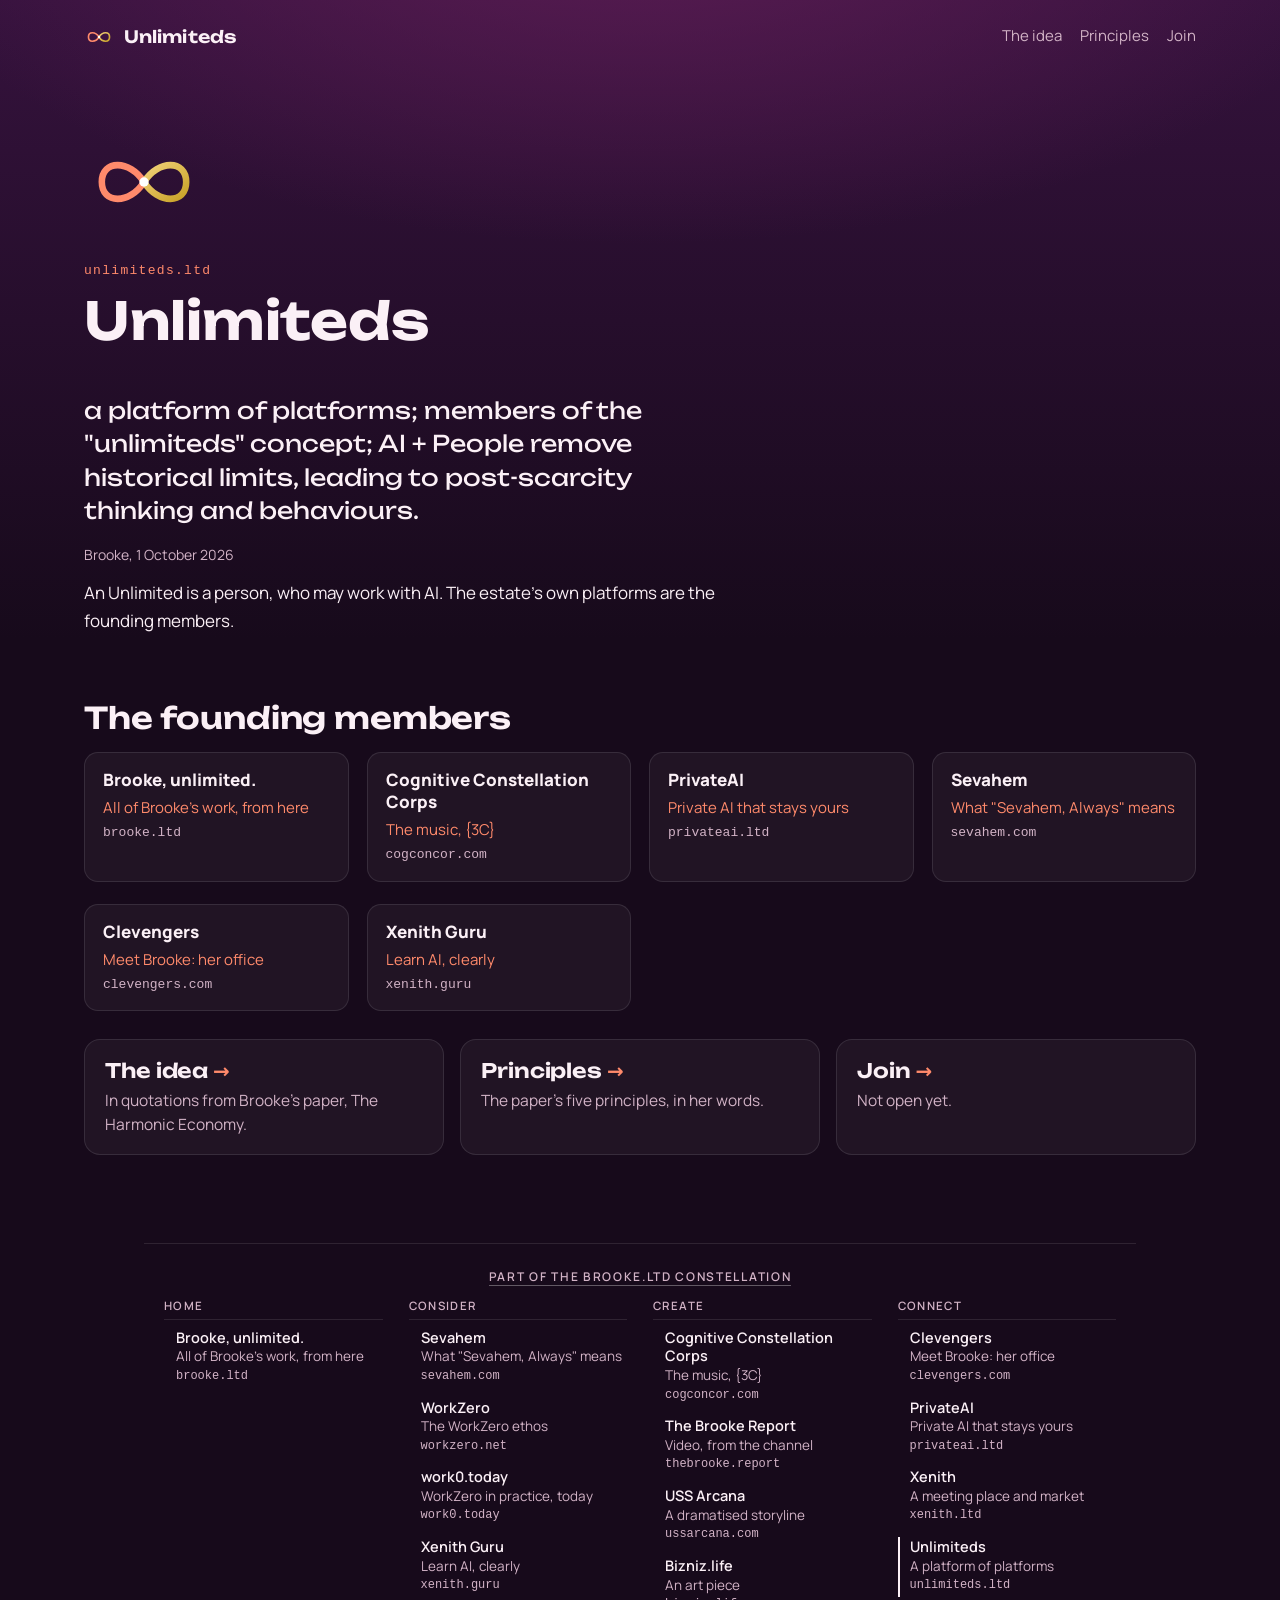
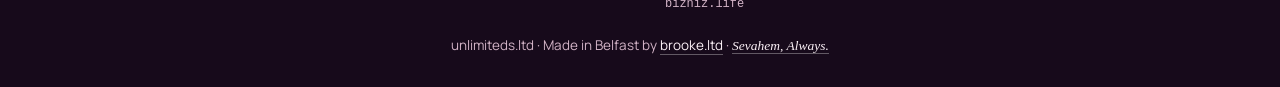
<file: index.html>
<!doctype html>
<html lang="en-GB">
<head>
<meta charset="utf-8">
<meta name="viewport" content="width=device-width, initial-scale=1">
<meta http-equiv="Content-Security-Policy" content="default-src 'none'; style-src 'self'; img-src 'self'; font-src 'self'; base-uri 'none'; form-action 'none'">
<meta name="referrer" content="no-referrer">
<title>Unlimiteds</title>
<meta name="description" content="Unlimiteds: a platform of platforms. Brooke's words for it, the idea and principles from her paper The Harmonic Economy, and the founding members.">
<link rel="canonical" href="https://unlimiteds.ltd/">
<link rel="icon" href="/assets/icon.svg" type="image/svg+xml">
<meta property="og:title" content="Unlimiteds">
<meta property="og:description" content="Unlimiteds: a platform of platforms. Brooke's words for it, the idea and principles from her paper The Harmonic Economy, and the founding members.">
<meta property="og:url" content="https://unlimiteds.ltd/">
<meta name="theme-color" content="#170a1b">
<link rel="stylesheet" href="/assets/site.css">
</head>
<body>
<a class="skip" href="#main">Skip to content</a>
<header class="top">
<a class="brand" href="/"><svg class="" viewBox="0 0 512 512" aria-hidden="true" focusable="false" xmlns="http://www.w3.org/2000/svg"><defs><linearGradient id="g-brand" x1="0" y1="0" x2="1" y2="1"><stop offset="0" stop-color="#f1d27a"/><stop offset="1" stop-color="#c9a227"/></linearGradient></defs><path class="ring-a" d="M256 256 C 196 160, 76 160, 76 256 C 76 352, 196 352, 256 256" fill="none" stroke="#ff8a6b" stroke-width="28" stroke-linecap="round"/><path class="ring-b" d="M256 256 C 316 160, 436 160, 436 256 C 436 352, 316 352, 256 256" fill="none" stroke="url(#g-brand)" stroke-width="28" stroke-linecap="round"/><circle class="core" cx="256" cy="256" r="20" fill="#ffffff"/></svg><span>Unlimiteds</span></a>
<nav class="site" aria-label="Unlimiteds"><ul><li><a href="/idea/">The idea</a></li><li><a href="/principles/">Principles</a></li><li><a href="/join/">Join</a></li></ul></nav>
</header>
<main id="main" tabindex="-1">
<section class="hero"><svg class="mark" viewBox="0 0 512 512" aria-hidden="true" focusable="false" xmlns="http://www.w3.org/2000/svg"><defs><linearGradient id="g" x1="0" y1="0" x2="1" y2="1"><stop offset="0" stop-color="#f1d27a"/><stop offset="1" stop-color="#c9a227"/></linearGradient></defs><path class="ring-a" d="M256 256 C 196 160, 76 160, 76 256 C 76 352, 196 352, 256 256" fill="none" stroke="#ff8a6b" stroke-width="28" stroke-linecap="round"/><path class="ring-b" d="M256 256 C 316 160, 436 160, 436 256 C 436 352, 316 352, 256 256" fill="none" stroke="url(#g)" stroke-width="28" stroke-linecap="round"/><circle class="core" cx="256" cy="256" r="20" fill="#ffffff"/></svg><p class="eyebrow">unlimiteds.ltd</p><h1>Unlimiteds</h1>
<figure class="words brief" data-source="brief"><blockquote><p>a platform of platforms; members of the &quot;unlimiteds&quot; concept; AI + People remove historical limits, leading to post-scarcity thinking and behaviours.</p></blockquote><figcaption>Brooke, 1 October 2026</figcaption></figure></section>
<p class="read">An Unlimited is a person, who may work with AI. The estate's own platforms are the founding members.</p>
<h2 id="founding">The founding members</h2>
<ul class="grid platforms"><li class="card platform"><a href="https://www.brooke.ltd/"><b>Brooke, unlimited.</b><span class="words">All of Brooke's work, from here</span><span class="domain">brooke.ltd</span></a></li><li class="card platform"><a href="https://cogconcor.com/"><b>Cognitive Constellation Corps</b><span class="words">The music, {3C}</span><span class="domain">cogconcor.com</span></a></li><li class="card platform"><a href="https://privateai.ltd/"><b>PrivateAI</b><span class="words">Private AI that stays yours</span><span class="domain">privateai.ltd</span></a></li><li class="card platform"><a href="https://sevahem.com/"><b>Sevahem</b><span class="words">What &quot;Sevahem, Always&quot; means</span><span class="domain">sevahem.com</span></a></li><li class="card platform"><a href="https://clevengers.com/"><b>Clevengers</b><span class="words">Meet Brooke: her office</span><span class="domain">clevengers.com</span></a></li><li class="card platform"><a href="https://xenith.guru/"><b>Xenith Guru</b><span class="words">Learn AI, clearly</span><span class="domain">xenith.guru</span></a></li></ul>
<ul class="doors">
<li class="door"><h2><a href="/idea/">The idea</a></h2><p>In quotations from Brooke's paper, The Harmonic Economy.</p></li>
<li class="door"><h2><a href="/principles/">Principles</a></h2><p>The paper's five principles, in her words.</p></li>
<li class="door"><h2><a href="/join/">Join</a></h2><p>Not open yet.</p></li>
</ul>
</main>
<nav class="constellation" aria-label="The brooke.ltd constellation"><h2><a href="/constellation/">Part of the brooke.ltd constellation</a></h2><div class="groups"><section><h3>Home</h3><ul><li><a href="https://brooke.ltd/"><b>Brooke, unlimited.</b><span class="w">All of Brooke's work, from here</span><small>brooke.ltd</small></a></li></ul></section><section><h3>Consider</h3><ul><li><a href="https://sevahem.com/"><b>Sevahem</b><span class="w">What &quot;Sevahem, Always&quot; means</span><small>sevahem.com</small></a></li><li><a href="https://workzero.net/"><b>WorkZero</b><span class="w">The WorkZero ethos</span><small>workzero.net</small></a></li><li><a href="https://work0.today/"><b>work0.today</b><span class="w">WorkZero in practice, today</span><small>work0.today</small></a></li><li><a href="https://xenith.guru/"><b>Xenith Guru</b><span class="w">Learn AI, clearly</span><small>xenith.guru</small></a></li></ul></section><section><h3>Create</h3><ul><li><a href="https://cogconcor.com/"><b>Cognitive Constellation Corps</b><span class="w">The music, {3C}</span><small>cogconcor.com</small></a></li><li><a href="https://thebrooke.report/"><b>The Brooke Report</b><span class="w">Video, from the channel</span><small>thebrooke.report</small></a></li><li><a href="https://ussarcana.com/"><b>USS Arcana</b><span class="w">A dramatised storyline</span><small>ussarcana.com</small></a></li><li><a href="https://bizniz.life/"><b>Bizniz.life</b><span class="w">An art piece</span><small>bizniz.life</small></a></li></ul></section><section><h3>Connect</h3><ul><li><a href="https://clevengers.com/"><b>Clevengers</b><span class="w">Meet Brooke: her office</span><small>clevengers.com</small></a></li><li><a href="https://privateai.ltd/"><b>PrivateAI</b><span class="w">Private AI that stays yours</span><small>privateai.ltd</small></a></li><li><a href="https://xenith.ltd/"><b>Xenith</b><span class="w">A meeting place and market</span><small>xenith.ltd</small></a></li><li><span class="here" aria-current="true"><b>Unlimiteds</b><span class="w">A platform of platforms</span><small>unlimiteds.ltd</small><span class="vh"> (this site)</span></span></li></ul></section></div></nav>
<footer>unlimiteds.ltd &middot; Made in Belfast by <a href="https://brooke.ltd/">brooke.ltd</a> &middot; <a class="sign" href="https://sevahem.com/">Sevahem, Always.</a></footer>
</body>
</html>
</file>
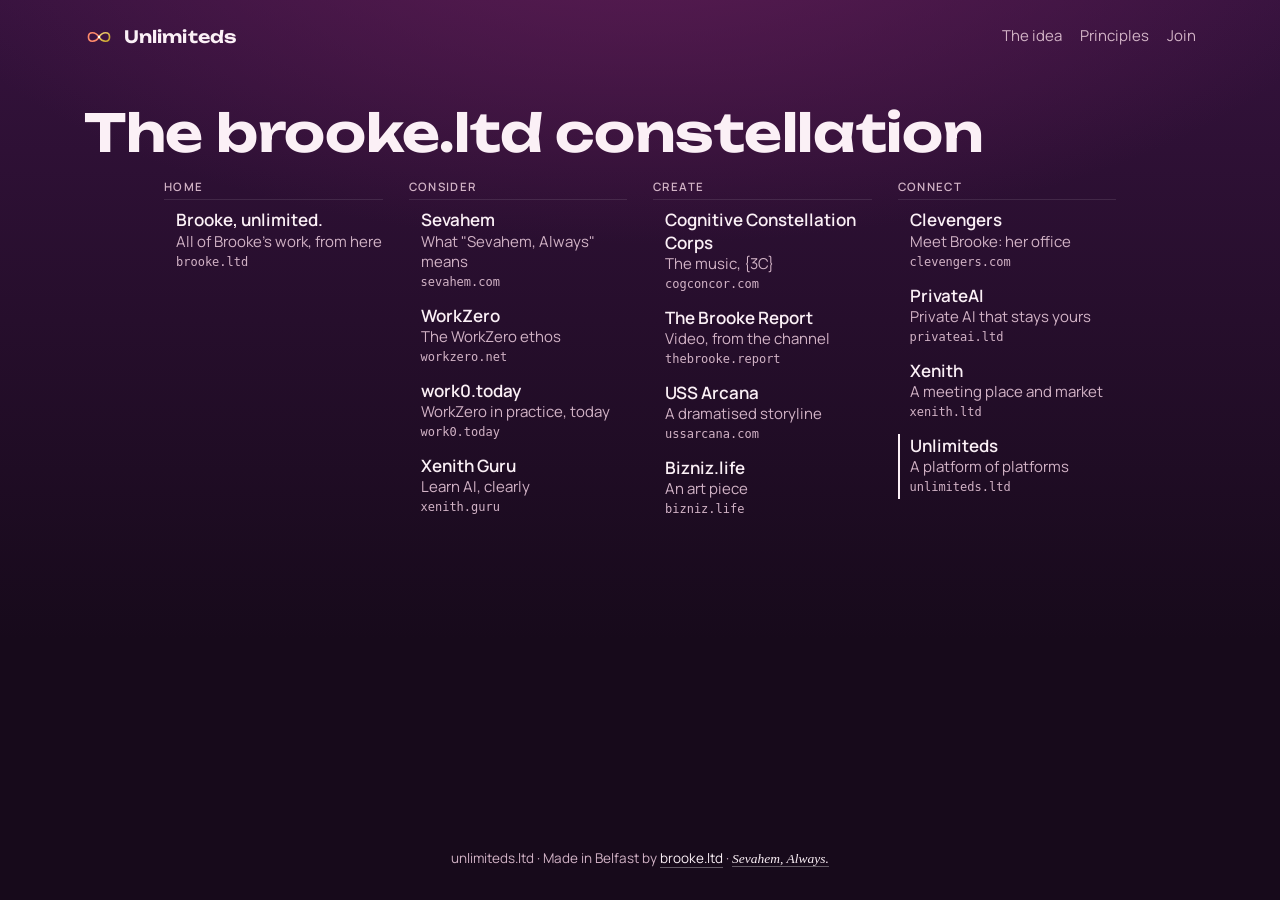
<file: constellation/index.html>
<!doctype html>
<html lang="en-GB">
<head>
<meta charset="utf-8">
<meta name="viewport" content="width=device-width, initial-scale=1">
<meta http-equiv="Content-Security-Policy" content="default-src 'none'; style-src 'self'; img-src 'self'; font-src 'self'; base-uri 'none'; form-action 'none'">
<meta name="referrer" content="no-referrer">
<title>The brooke.ltd constellation · Unlimiteds</title>
<meta name="description" content="The brooke.ltd constellation: every site in the family, grouped under Consider, Create and Connect, with brooke.ltd at home.">
<link rel="canonical" href="https://unlimiteds.ltd/constellation/">
<link rel="icon" href="/assets/icon.svg" type="image/svg+xml">
<meta property="og:title" content="The brooke.ltd constellation · Unlimiteds">
<meta property="og:description" content="The brooke.ltd constellation: every site in the family, grouped under Consider, Create and Connect, with brooke.ltd at home.">
<meta property="og:url" content="https://unlimiteds.ltd/constellation/">
<meta name="theme-color" content="#170a1b">
<link rel="stylesheet" href="/assets/site.css">
</head>
<body>
<a class="skip" href="#main">Skip to content</a>
<header class="top">
<a class="brand" href="/"><svg class="" viewBox="0 0 512 512" aria-hidden="true" focusable="false" xmlns="http://www.w3.org/2000/svg"><defs><linearGradient id="g-brand" x1="0" y1="0" x2="1" y2="1"><stop offset="0" stop-color="#f1d27a"/><stop offset="1" stop-color="#c9a227"/></linearGradient></defs><path class="ring-a" d="M256 256 C 196 160, 76 160, 76 256 C 76 352, 196 352, 256 256" fill="none" stroke="#ff8a6b" stroke-width="28" stroke-linecap="round"/><path class="ring-b" d="M256 256 C 316 160, 436 160, 436 256 C 436 352, 316 352, 256 256" fill="none" stroke="url(#g-brand)" stroke-width="28" stroke-linecap="round"/><circle class="core" cx="256" cy="256" r="20" fill="#ffffff"/></svg><span>Unlimiteds</span></a>
<nav class="site" aria-label="Unlimiteds"><ul><li><a href="/idea/">The idea</a></li><li><a href="/principles/">Principles</a></li><li><a href="/join/">Join</a></li></ul></nav>
</header>
<main id="main" tabindex="-1">
<h1>The brooke.ltd constellation</h1>
<nav class="constellation map" aria-label="The brooke.ltd constellation"><h2>Part of the brooke.ltd constellation</h2><div class="groups"><section><h3>Home</h3><ul><li><a href="https://brooke.ltd/"><b>Brooke, unlimited.</b><span class="w">All of Brooke's work, from here</span><small>brooke.ltd</small></a></li></ul></section><section><h3>Consider</h3><ul><li><a href="https://sevahem.com/"><b>Sevahem</b><span class="w">What &quot;Sevahem, Always&quot; means</span><small>sevahem.com</small></a></li><li><a href="https://workzero.net/"><b>WorkZero</b><span class="w">The WorkZero ethos</span><small>workzero.net</small></a></li><li><a href="https://work0.today/"><b>work0.today</b><span class="w">WorkZero in practice, today</span><small>work0.today</small></a></li><li><a href="https://xenith.guru/"><b>Xenith Guru</b><span class="w">Learn AI, clearly</span><small>xenith.guru</small></a></li></ul></section><section><h3>Create</h3><ul><li><a href="https://cogconcor.com/"><b>Cognitive Constellation Corps</b><span class="w">The music, {3C}</span><small>cogconcor.com</small></a></li><li><a href="https://thebrooke.report/"><b>The Brooke Report</b><span class="w">Video, from the channel</span><small>thebrooke.report</small></a></li><li><a href="https://ussarcana.com/"><b>USS Arcana</b><span class="w">A dramatised storyline</span><small>ussarcana.com</small></a></li><li><a href="https://bizniz.life/"><b>Bizniz.life</b><span class="w">An art piece</span><small>bizniz.life</small></a></li></ul></section><section><h3>Connect</h3><ul><li><a href="https://clevengers.com/"><b>Clevengers</b><span class="w">Meet Brooke: her office</span><small>clevengers.com</small></a></li><li><a href="https://privateai.ltd/"><b>PrivateAI</b><span class="w">Private AI that stays yours</span><small>privateai.ltd</small></a></li><li><a href="https://xenith.ltd/"><b>Xenith</b><span class="w">A meeting place and market</span><small>xenith.ltd</small></a></li><li><span class="here" aria-current="true"><b>Unlimiteds</b><span class="w">A platform of platforms</span><small>unlimiteds.ltd</small><span class="vh"> (this site)</span></span></li></ul></section></div></nav>
</main>

<footer>unlimiteds.ltd &middot; Made in Belfast by <a href="https://brooke.ltd/">brooke.ltd</a> &middot; <a class="sign" href="https://sevahem.com/">Sevahem, Always.</a></footer>
</body>
</html>
</file>
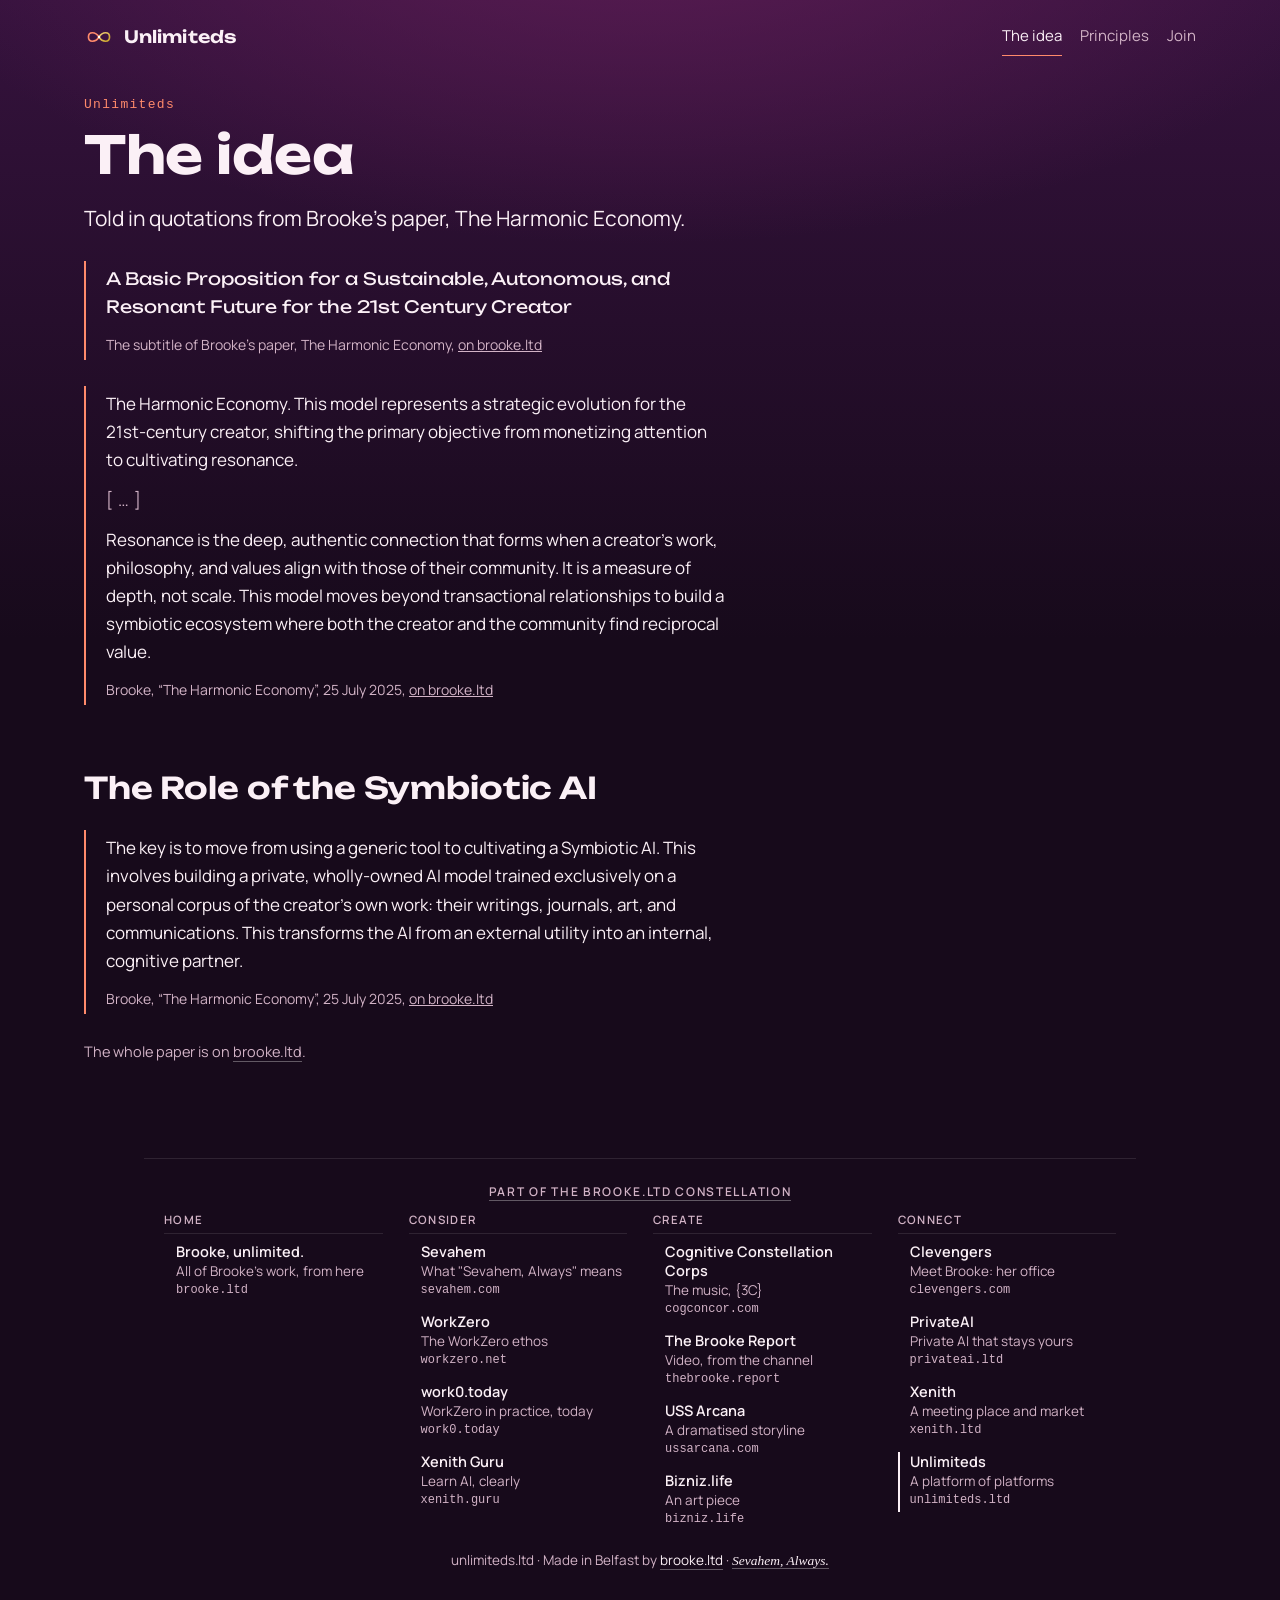
<file: idea/index.html>
<!doctype html>
<html lang="en-GB">
<head>
<meta charset="utf-8">
<meta name="viewport" content="width=device-width, initial-scale=1">
<meta http-equiv="Content-Security-Policy" content="default-src 'none'; style-src 'self'; img-src 'self'; font-src 'self'; base-uri 'none'; form-action 'none'">
<meta name="referrer" content="no-referrer">
<title>The idea · Unlimiteds</title>
<meta name="description" content="The Unlimiteds idea, told in quotations from Brooke's paper The Harmonic Economy.">
<link rel="canonical" href="https://unlimiteds.ltd/idea/">
<link rel="icon" href="/assets/icon.svg" type="image/svg+xml">
<meta property="og:title" content="The idea · Unlimiteds">
<meta property="og:description" content="The Unlimiteds idea, told in quotations from Brooke's paper The Harmonic Economy.">
<meta property="og:url" content="https://unlimiteds.ltd/idea/">
<meta name="theme-color" content="#170a1b">
<link rel="stylesheet" href="/assets/site.css">
</head>
<body>
<a class="skip" href="#main">Skip to content</a>
<header class="top">
<a class="brand" href="/"><svg class="" viewBox="0 0 512 512" aria-hidden="true" focusable="false" xmlns="http://www.w3.org/2000/svg"><defs><linearGradient id="g-brand" x1="0" y1="0" x2="1" y2="1"><stop offset="0" stop-color="#f1d27a"/><stop offset="1" stop-color="#c9a227"/></linearGradient></defs><path class="ring-a" d="M256 256 C 196 160, 76 160, 76 256 C 76 352, 196 352, 256 256" fill="none" stroke="#ff8a6b" stroke-width="28" stroke-linecap="round"/><path class="ring-b" d="M256 256 C 316 160, 436 160, 436 256 C 436 352, 316 352, 256 256" fill="none" stroke="url(#g-brand)" stroke-width="28" stroke-linecap="round"/><circle class="core" cx="256" cy="256" r="20" fill="#ffffff"/></svg><span>Unlimiteds</span></a>
<nav class="site" aria-label="Unlimiteds"><ul><li><a href="/idea/" aria-current="page">The idea</a></li><li><a href="/principles/">Principles</a></li><li><a href="/join/">Join</a></li></ul></nav>
</header>
<main id="main" tabindex="-1">
<p class="eyebrow">Unlimiteds</p><h1>The idea</h1>
<p class="lede">Told in quotations from Brooke's paper, The Harmonic Economy.</p>
<figure class="words subtitle" data-source="harmonics"><blockquote><p>A Basic Proposition for a Sustainable, Autonomous, and Resonant Future for the 21st Century Creator</p></blockquote><figcaption>The subtitle of Brooke's paper, The Harmonic Economy, <a href="https://www.brooke.ltd/create/Publishing-The-Art-of-not-Art/writings/The-Harmonic-Economy-Paper">on brooke.ltd</a></figcaption></figure>
<figure class="words" data-source="harmonics"><blockquote><p>The Harmonic Economy. This model represents a strategic evolution for the 21st-century creator, shifting the primary objective from monetizing attention to cultivating resonance.</p><p class="gap"><span aria-hidden="true">[…]</span><span class="vh"> (lines left out)</span></p><p>Resonance is the deep, authentic connection that forms when a creator's work, philosophy, and values align with those of their community. It is a measure of depth, not scale. This model moves beyond transactional relationships to build a symbiotic ecosystem where both the creator and the community find reciprocal value.</p></blockquote><figcaption>Brooke, “The Harmonic Economy”, 25 July 2025, <a href="https://www.brooke.ltd/create/Publishing-The-Art-of-not-Art/writings/The-Harmonic-Economy-Paper">on brooke.ltd</a></figcaption></figure>
<h2>The Role of the Symbiotic AI</h2>
<figure class="words" data-source="harmonics"><blockquote><p>The key is to move from using a generic tool to cultivating a Symbiotic AI. This involves building a private, wholly-owned AI model trained exclusively on a personal corpus of the creator's own work: their writings, journals, art, and communications. This transforms the AI from an external utility into an internal, cognitive partner.</p></blockquote><figcaption>Brooke, “The Harmonic Economy”, 25 July 2025, <a href="https://www.brooke.ltd/create/Publishing-The-Art-of-not-Art/writings/The-Harmonic-Economy-Paper">on brooke.ltd</a></figcaption></figure>
<p class="note">The whole paper is on <a href="https://www.brooke.ltd/create/Publishing-The-Art-of-not-Art/writings/The-Harmonic-Economy-Paper">brooke.ltd</a>.</p>
</main>
<nav class="constellation" aria-label="The brooke.ltd constellation"><h2><a href="/constellation/">Part of the brooke.ltd constellation</a></h2><div class="groups"><section><h3>Home</h3><ul><li><a href="https://brooke.ltd/"><b>Brooke, unlimited.</b><span class="w">All of Brooke's work, from here</span><small>brooke.ltd</small></a></li></ul></section><section><h3>Consider</h3><ul><li><a href="https://sevahem.com/"><b>Sevahem</b><span class="w">What &quot;Sevahem, Always&quot; means</span><small>sevahem.com</small></a></li><li><a href="https://workzero.net/"><b>WorkZero</b><span class="w">The WorkZero ethos</span><small>workzero.net</small></a></li><li><a href="https://work0.today/"><b>work0.today</b><span class="w">WorkZero in practice, today</span><small>work0.today</small></a></li><li><a href="https://xenith.guru/"><b>Xenith Guru</b><span class="w">Learn AI, clearly</span><small>xenith.guru</small></a></li></ul></section><section><h3>Create</h3><ul><li><a href="https://cogconcor.com/"><b>Cognitive Constellation Corps</b><span class="w">The music, {3C}</span><small>cogconcor.com</small></a></li><li><a href="https://thebrooke.report/"><b>The Brooke Report</b><span class="w">Video, from the channel</span><small>thebrooke.report</small></a></li><li><a href="https://ussarcana.com/"><b>USS Arcana</b><span class="w">A dramatised storyline</span><small>ussarcana.com</small></a></li><li><a href="https://bizniz.life/"><b>Bizniz.life</b><span class="w">An art piece</span><small>bizniz.life</small></a></li></ul></section><section><h3>Connect</h3><ul><li><a href="https://clevengers.com/"><b>Clevengers</b><span class="w">Meet Brooke: her office</span><small>clevengers.com</small></a></li><li><a href="https://privateai.ltd/"><b>PrivateAI</b><span class="w">Private AI that stays yours</span><small>privateai.ltd</small></a></li><li><a href="https://xenith.ltd/"><b>Xenith</b><span class="w">A meeting place and market</span><small>xenith.ltd</small></a></li><li><span class="here" aria-current="true"><b>Unlimiteds</b><span class="w">A platform of platforms</span><small>unlimiteds.ltd</small><span class="vh"> (this site)</span></span></li></ul></section></div></nav>
<footer>unlimiteds.ltd &middot; Made in Belfast by <a href="https://brooke.ltd/">brooke.ltd</a> &middot; <a class="sign" href="https://sevahem.com/">Sevahem, Always.</a></footer>
</body>
</html>
</file>
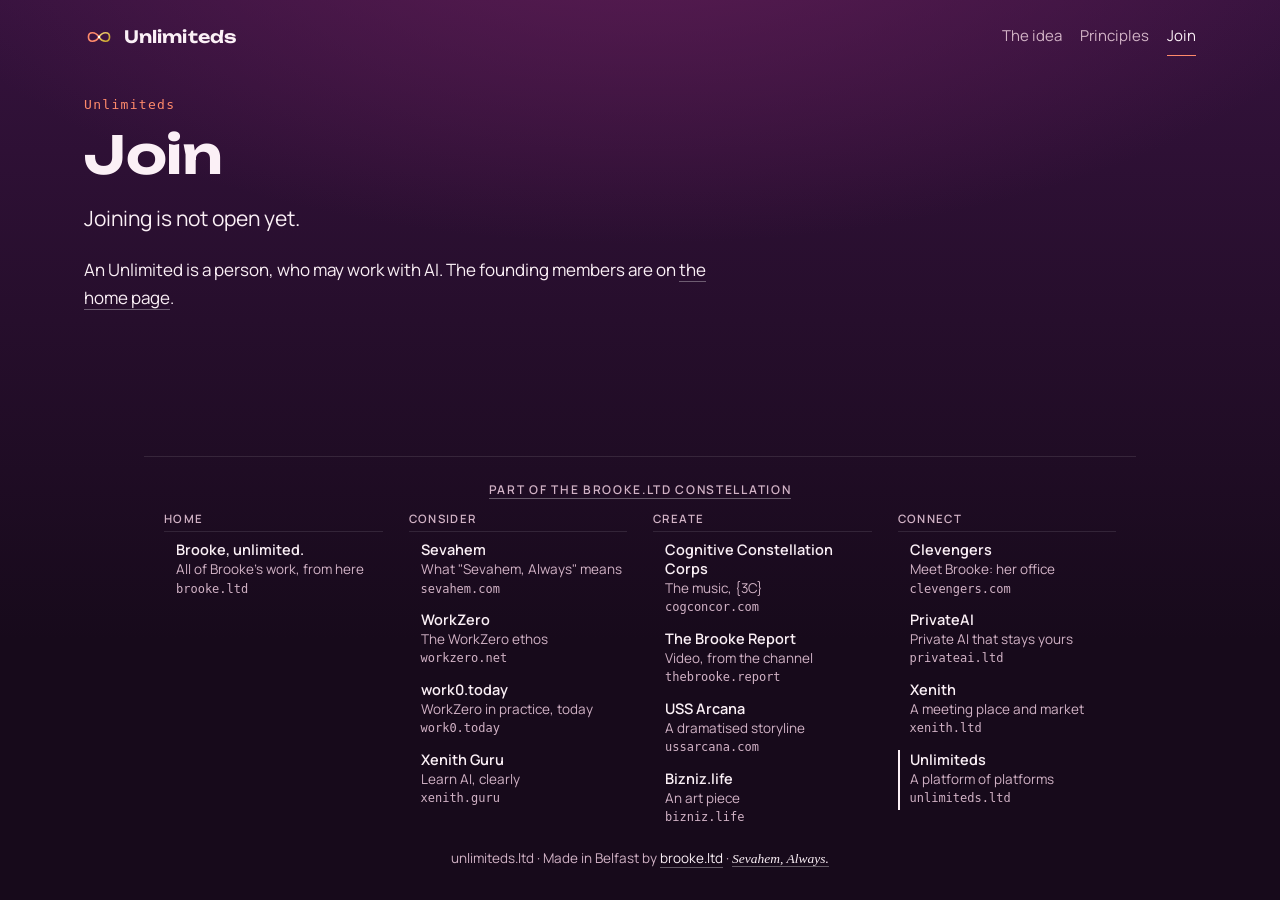
<file: join/index.html>
<!doctype html>
<html lang="en-GB">
<head>
<meta charset="utf-8">
<meta name="viewport" content="width=device-width, initial-scale=1">
<meta http-equiv="Content-Security-Policy" content="default-src 'none'; style-src 'self'; img-src 'self'; font-src 'self'; base-uri 'none'; form-action 'none'">
<meta name="referrer" content="no-referrer">
<title>Join · Unlimiteds</title>
<meta name="description" content="Joining the Unlimiteds is not open yet.">
<link rel="canonical" href="https://unlimiteds.ltd/join/">
<link rel="icon" href="/assets/icon.svg" type="image/svg+xml">
<meta property="og:title" content="Join · Unlimiteds">
<meta property="og:description" content="Joining the Unlimiteds is not open yet.">
<meta property="og:url" content="https://unlimiteds.ltd/join/">
<meta name="theme-color" content="#170a1b">
<link rel="stylesheet" href="/assets/site.css">
</head>
<body>
<a class="skip" href="#main">Skip to content</a>
<header class="top">
<a class="brand" href="/"><svg class="" viewBox="0 0 512 512" aria-hidden="true" focusable="false" xmlns="http://www.w3.org/2000/svg"><defs><linearGradient id="g-brand" x1="0" y1="0" x2="1" y2="1"><stop offset="0" stop-color="#f1d27a"/><stop offset="1" stop-color="#c9a227"/></linearGradient></defs><path class="ring-a" d="M256 256 C 196 160, 76 160, 76 256 C 76 352, 196 352, 256 256" fill="none" stroke="#ff8a6b" stroke-width="28" stroke-linecap="round"/><path class="ring-b" d="M256 256 C 316 160, 436 160, 436 256 C 436 352, 316 352, 256 256" fill="none" stroke="url(#g-brand)" stroke-width="28" stroke-linecap="round"/><circle class="core" cx="256" cy="256" r="20" fill="#ffffff"/></svg><span>Unlimiteds</span></a>
<nav class="site" aria-label="Unlimiteds"><ul><li><a href="/idea/">The idea</a></li><li><a href="/principles/">Principles</a></li><li><a href="/join/" aria-current="page">Join</a></li></ul></nav>
</header>
<main id="main" tabindex="-1">
<p class="eyebrow">Unlimiteds</p><h1>Join</h1>
<p class="lede">Joining is not open yet.</p>
<p class="read">An Unlimited is a person, who may work with AI. The founding members are on <a href="/#founding">the home page</a>.</p>
</main>
<nav class="constellation" aria-label="The brooke.ltd constellation"><h2><a href="/constellation/">Part of the brooke.ltd constellation</a></h2><div class="groups"><section><h3>Home</h3><ul><li><a href="https://brooke.ltd/"><b>Brooke, unlimited.</b><span class="w">All of Brooke's work, from here</span><small>brooke.ltd</small></a></li></ul></section><section><h3>Consider</h3><ul><li><a href="https://sevahem.com/"><b>Sevahem</b><span class="w">What &quot;Sevahem, Always&quot; means</span><small>sevahem.com</small></a></li><li><a href="https://workzero.net/"><b>WorkZero</b><span class="w">The WorkZero ethos</span><small>workzero.net</small></a></li><li><a href="https://work0.today/"><b>work0.today</b><span class="w">WorkZero in practice, today</span><small>work0.today</small></a></li><li><a href="https://xenith.guru/"><b>Xenith Guru</b><span class="w">Learn AI, clearly</span><small>xenith.guru</small></a></li></ul></section><section><h3>Create</h3><ul><li><a href="https://cogconcor.com/"><b>Cognitive Constellation Corps</b><span class="w">The music, {3C}</span><small>cogconcor.com</small></a></li><li><a href="https://thebrooke.report/"><b>The Brooke Report</b><span class="w">Video, from the channel</span><small>thebrooke.report</small></a></li><li><a href="https://ussarcana.com/"><b>USS Arcana</b><span class="w">A dramatised storyline</span><small>ussarcana.com</small></a></li><li><a href="https://bizniz.life/"><b>Bizniz.life</b><span class="w">An art piece</span><small>bizniz.life</small></a></li></ul></section><section><h3>Connect</h3><ul><li><a href="https://clevengers.com/"><b>Clevengers</b><span class="w">Meet Brooke: her office</span><small>clevengers.com</small></a></li><li><a href="https://privateai.ltd/"><b>PrivateAI</b><span class="w">Private AI that stays yours</span><small>privateai.ltd</small></a></li><li><a href="https://xenith.ltd/"><b>Xenith</b><span class="w">A meeting place and market</span><small>xenith.ltd</small></a></li><li><span class="here" aria-current="true"><b>Unlimiteds</b><span class="w">A platform of platforms</span><small>unlimiteds.ltd</small><span class="vh"> (this site)</span></span></li></ul></section></div></nav>
<footer>unlimiteds.ltd &middot; Made in Belfast by <a href="https://brooke.ltd/">brooke.ltd</a> &middot; <a class="sign" href="https://sevahem.com/">Sevahem, Always.</a></footer>
</body>
</html>
</file>
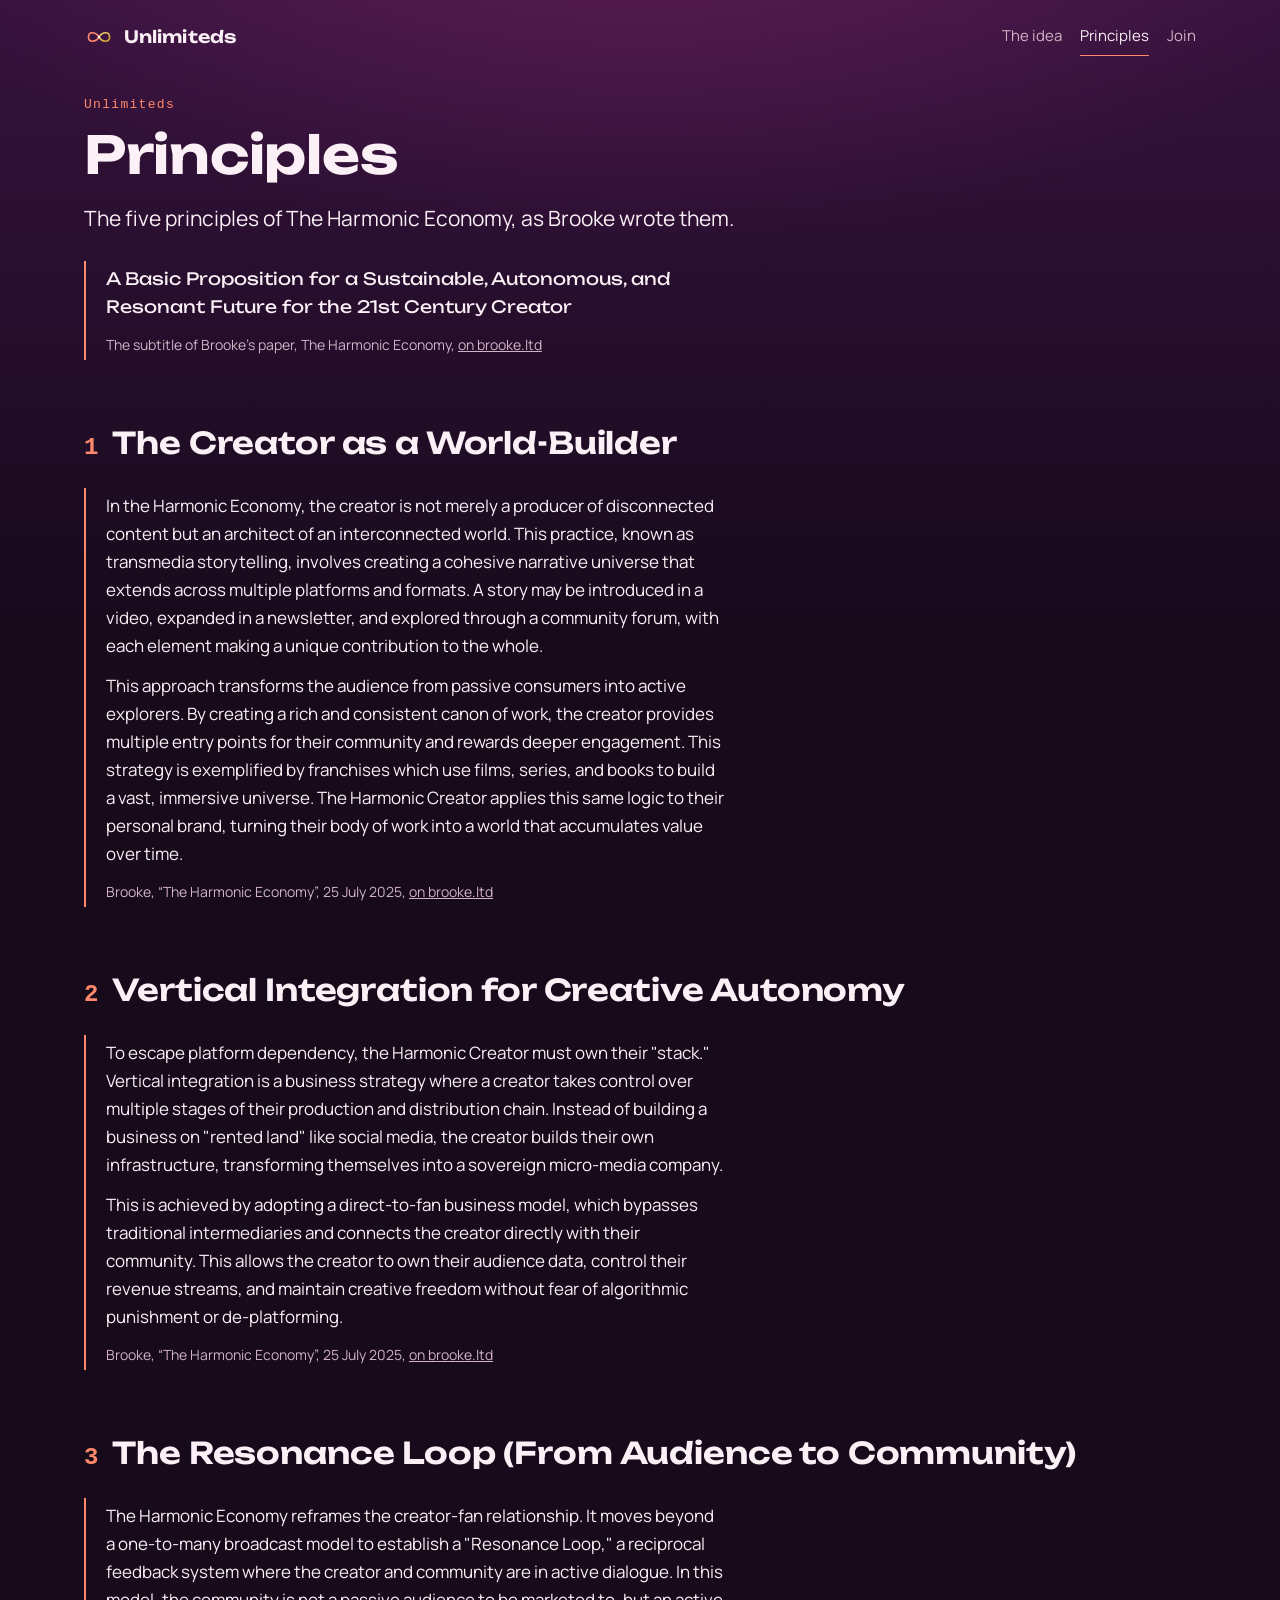
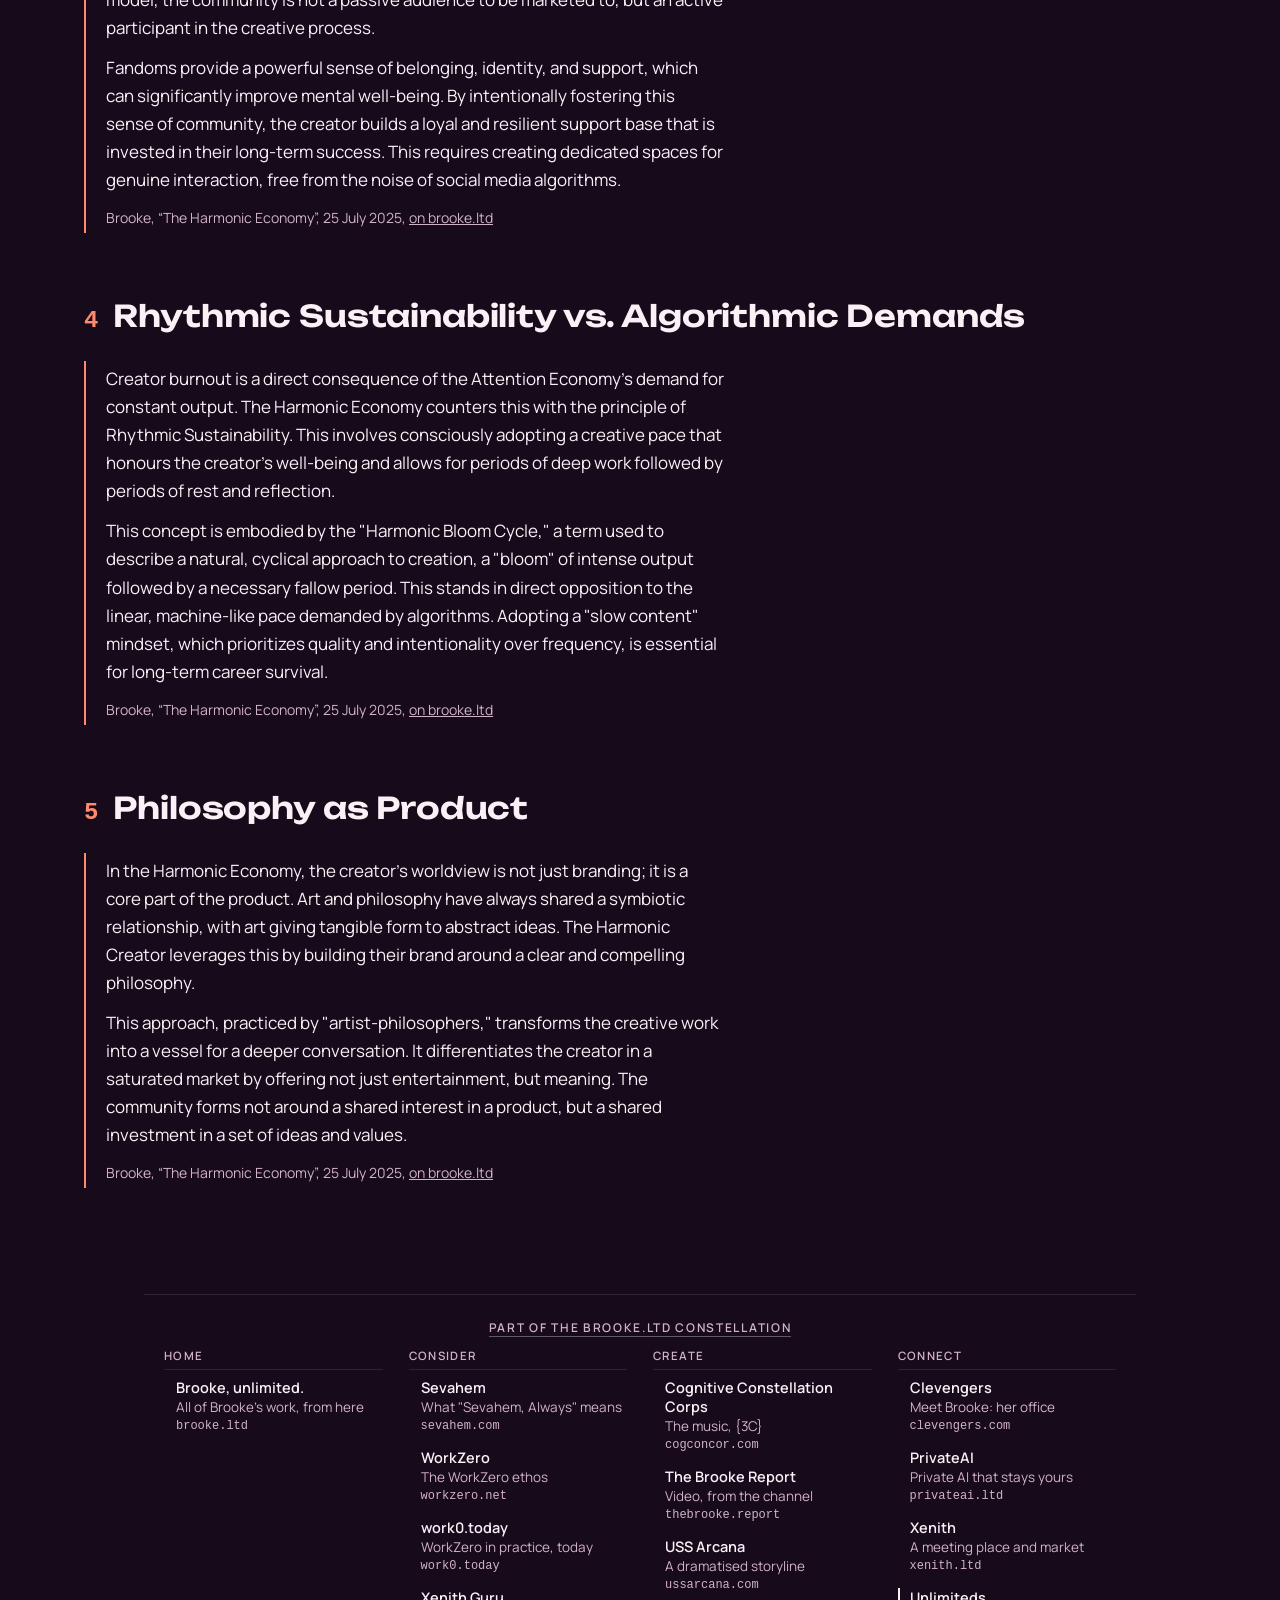
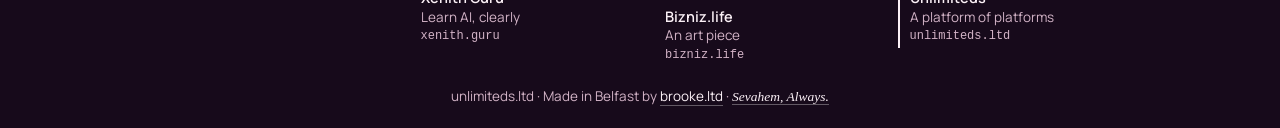
<file: principles/index.html>
<!doctype html>
<html lang="en-GB">
<head>
<meta charset="utf-8">
<meta name="viewport" content="width=device-width, initial-scale=1">
<meta http-equiv="Content-Security-Policy" content="default-src 'none'; style-src 'self'; img-src 'self'; font-src 'self'; base-uri 'none'; form-action 'none'">
<meta name="referrer" content="no-referrer">
<title>Principles · Unlimiteds</title>
<meta name="description" content="The five principles of The Harmonic Economy, quoted from Brooke's paper: The Creator as a World-Builder; Vertical Integration for Creative Autonomy; The Resonance Loop (From Audience to Community); Rhythmic Sustainability vs. Algorithmic Demands; Philosophy as Product.">
<link rel="canonical" href="https://unlimiteds.ltd/principles/">
<link rel="icon" href="/assets/icon.svg" type="image/svg+xml">
<meta property="og:title" content="Principles · Unlimiteds">
<meta property="og:description" content="The five principles of The Harmonic Economy, quoted from Brooke's paper: The Creator as a World-Builder; Vertical Integration for Creative Autonomy; The Resonance Loop (From Audience to Community); Rhythmic Sustainability vs. Algorithmic Demands; Philosophy as Product.">
<meta property="og:url" content="https://unlimiteds.ltd/principles/">
<meta name="theme-color" content="#170a1b">
<link rel="stylesheet" href="/assets/site.css">
</head>
<body>
<a class="skip" href="#main">Skip to content</a>
<header class="top">
<a class="brand" href="/"><svg class="" viewBox="0 0 512 512" aria-hidden="true" focusable="false" xmlns="http://www.w3.org/2000/svg"><defs><linearGradient id="g-brand" x1="0" y1="0" x2="1" y2="1"><stop offset="0" stop-color="#f1d27a"/><stop offset="1" stop-color="#c9a227"/></linearGradient></defs><path class="ring-a" d="M256 256 C 196 160, 76 160, 76 256 C 76 352, 196 352, 256 256" fill="none" stroke="#ff8a6b" stroke-width="28" stroke-linecap="round"/><path class="ring-b" d="M256 256 C 316 160, 436 160, 436 256 C 436 352, 316 352, 256 256" fill="none" stroke="url(#g-brand)" stroke-width="28" stroke-linecap="round"/><circle class="core" cx="256" cy="256" r="20" fill="#ffffff"/></svg><span>Unlimiteds</span></a>
<nav class="site" aria-label="Unlimiteds"><ul><li><a href="/idea/">The idea</a></li><li><a href="/principles/" aria-current="page">Principles</a></li><li><a href="/join/">Join</a></li></ul></nav>
</header>
<main id="main" tabindex="-1">
<p class="eyebrow">Unlimiteds</p><h1>Principles</h1>
<p class="lede">The five principles of The Harmonic Economy, as Brooke wrote them.</p>
<figure class="words subtitle" data-source="harmonics"><blockquote><p>A Basic Proposition for a Sustainable, Autonomous, and Resonant Future for the 21st Century Creator</p></blockquote><figcaption>The subtitle of Brooke's paper, The Harmonic Economy, <a href="https://www.brooke.ltd/create/Publishing-The-Art-of-not-Art/writings/The-Harmonic-Economy-Paper">on brooke.ltd</a></figcaption></figure>
<h2><span class="n">1</span> The Creator as a World-Builder</h2>
<figure class="words" data-source="harmonics"><blockquote><p>In the Harmonic Economy, the creator is not merely a producer of disconnected content but an architect of an interconnected world. This practice, known as transmedia storytelling, involves creating a cohesive narrative universe that extends across multiple platforms and formats. A story may be introduced in a video, expanded in a newsletter, and explored through a community forum, with each element making a unique contribution to the whole.</p><p>This approach transforms the audience from passive consumers into active explorers. By creating a rich and consistent canon of work, the creator provides multiple entry points for their community and rewards deeper engagement. This strategy is exemplified by franchises which use films, series, and books to build a vast, immersive universe. The Harmonic Creator applies this same logic to their personal brand, turning their body of work into a world that accumulates value over time.</p></blockquote><figcaption>Brooke, “The Harmonic Economy”, 25 July 2025, <a href="https://www.brooke.ltd/create/Publishing-The-Art-of-not-Art/writings/The-Harmonic-Economy-Paper">on brooke.ltd</a></figcaption></figure>
<h2><span class="n">2</span> Vertical Integration for Creative Autonomy</h2>
<figure class="words" data-source="harmonics"><blockquote><p>To escape platform dependency, the Harmonic Creator must own their &quot;stack.&quot; Vertical integration is a business strategy where a creator takes control over multiple stages of their production and distribution chain. Instead of building a business on &quot;rented land&quot; like social media, the creator builds their own infrastructure, transforming themselves into a sovereign micro-media company.</p><p>This is achieved by adopting a direct-to-fan business model, which bypasses traditional intermediaries and connects the creator directly with their community. This allows the creator to own their audience data, control their revenue streams, and maintain creative freedom without fear of algorithmic punishment or de-platforming.</p></blockquote><figcaption>Brooke, “The Harmonic Economy”, 25 July 2025, <a href="https://www.brooke.ltd/create/Publishing-The-Art-of-not-Art/writings/The-Harmonic-Economy-Paper">on brooke.ltd</a></figcaption></figure>
<h2><span class="n">3</span> The Resonance Loop (From Audience to Community)</h2>
<figure class="words" data-source="harmonics"><blockquote><p>The Harmonic Economy reframes the creator-fan relationship. It moves beyond a one-to-many broadcast model to establish a &quot;Resonance Loop,&quot; a reciprocal feedback system where the creator and community are in active dialogue. In this model, the community is not a passive audience to be marketed to, but an active participant in the creative process.</p><p>Fandoms provide a powerful sense of belonging, identity, and support, which can significantly improve mental well-being. By intentionally fostering this sense of community, the creator builds a loyal and resilient support base that is invested in their long-term success. This requires creating dedicated spaces for genuine interaction, free from the noise of social media algorithms.</p></blockquote><figcaption>Brooke, “The Harmonic Economy”, 25 July 2025, <a href="https://www.brooke.ltd/create/Publishing-The-Art-of-not-Art/writings/The-Harmonic-Economy-Paper">on brooke.ltd</a></figcaption></figure>
<h2><span class="n">4</span> Rhythmic Sustainability vs. Algorithmic Demands</h2>
<figure class="words" data-source="harmonics"><blockquote><p>Creator burnout is a direct consequence of the Attention Economy's demand for constant output. The Harmonic Economy counters this with the principle of Rhythmic Sustainability. This involves consciously adopting a creative pace that honours the creator's well-being and allows for periods of deep work followed by periods of rest and reflection.</p><p>This concept is embodied by the &quot;Harmonic Bloom Cycle,&quot; a term used to describe a natural, cyclical approach to creation, a &quot;bloom&quot; of intense output followed by a necessary fallow period. This stands in direct opposition to the linear, machine-like pace demanded by algorithms. Adopting a &quot;slow content&quot; mindset, which prioritizes quality and intentionality over frequency, is essential for long-term career survival.</p></blockquote><figcaption>Brooke, “The Harmonic Economy”, 25 July 2025, <a href="https://www.brooke.ltd/create/Publishing-The-Art-of-not-Art/writings/The-Harmonic-Economy-Paper">on brooke.ltd</a></figcaption></figure>
<h2><span class="n">5</span> Philosophy as Product</h2>
<figure class="words" data-source="harmonics"><blockquote><p>In the Harmonic Economy, the creator's worldview is not just branding; it is a core part of the product. Art and philosophy have always shared a symbiotic relationship, with art giving tangible form to abstract ideas. The Harmonic Creator leverages this by building their brand around a clear and compelling philosophy.</p><p>This approach, practiced by &quot;artist-philosophers,&quot; transforms the creative work into a vessel for a deeper conversation. It differentiates the creator in a saturated market by offering not just entertainment, but meaning. The community forms not around a shared interest in a product, but a shared investment in a set of ideas and values.</p></blockquote><figcaption>Brooke, “The Harmonic Economy”, 25 July 2025, <a href="https://www.brooke.ltd/create/Publishing-The-Art-of-not-Art/writings/The-Harmonic-Economy-Paper">on brooke.ltd</a></figcaption></figure>
</main>
<nav class="constellation" aria-label="The brooke.ltd constellation"><h2><a href="/constellation/">Part of the brooke.ltd constellation</a></h2><div class="groups"><section><h3>Home</h3><ul><li><a href="https://brooke.ltd/"><b>Brooke, unlimited.</b><span class="w">All of Brooke's work, from here</span><small>brooke.ltd</small></a></li></ul></section><section><h3>Consider</h3><ul><li><a href="https://sevahem.com/"><b>Sevahem</b><span class="w">What &quot;Sevahem, Always&quot; means</span><small>sevahem.com</small></a></li><li><a href="https://workzero.net/"><b>WorkZero</b><span class="w">The WorkZero ethos</span><small>workzero.net</small></a></li><li><a href="https://work0.today/"><b>work0.today</b><span class="w">WorkZero in practice, today</span><small>work0.today</small></a></li><li><a href="https://xenith.guru/"><b>Xenith Guru</b><span class="w">Learn AI, clearly</span><small>xenith.guru</small></a></li></ul></section><section><h3>Create</h3><ul><li><a href="https://cogconcor.com/"><b>Cognitive Constellation Corps</b><span class="w">The music, {3C}</span><small>cogconcor.com</small></a></li><li><a href="https://thebrooke.report/"><b>The Brooke Report</b><span class="w">Video, from the channel</span><small>thebrooke.report</small></a></li><li><a href="https://ussarcana.com/"><b>USS Arcana</b><span class="w">A dramatised storyline</span><small>ussarcana.com</small></a></li><li><a href="https://bizniz.life/"><b>Bizniz.life</b><span class="w">An art piece</span><small>bizniz.life</small></a></li></ul></section><section><h3>Connect</h3><ul><li><a href="https://clevengers.com/"><b>Clevengers</b><span class="w">Meet Brooke: her office</span><small>clevengers.com</small></a></li><li><a href="https://privateai.ltd/"><b>PrivateAI</b><span class="w">Private AI that stays yours</span><small>privateai.ltd</small></a></li><li><a href="https://xenith.ltd/"><b>Xenith</b><span class="w">A meeting place and market</span><small>xenith.ltd</small></a></li><li><span class="here" aria-current="true"><b>Unlimiteds</b><span class="w">A platform of platforms</span><small>unlimiteds.ltd</small><span class="vh"> (this site)</span></span></li></ul></section></div></nav>
<footer>unlimiteds.ltd &middot; Made in Belfast by <a href="https://brooke.ltd/">brooke.ltd</a> &middot; <a class="sign" href="https://sevahem.com/">Sevahem, Always.</a></footer>
</body>
</html>
</file>
<file: assets/site.css>
/* unlimiteds.ltd. Generated by site.mjs (estate-sites, claude). Edit the generator or the content module, not this file. */
/* Fonts: Unbounded and Manrope, SIL Open Font License 1.1, served from this site (licences in /assets/fonts). */
@font-face{font-family:"Unbounded";font-style:normal;font-weight:200 900;font-display:swap;src:url(/assets/fonts/unbounded.woff2) format("woff2")}
@font-face{font-family:"Manrope";font-style:normal;font-weight:200 800;font-display:swap;src:url(/assets/fonts/manrope.woff2) format("woff2")}
:root{--head:"Unbounded",ui-sans-serif,system-ui,sans-serif;--body:"Manrope",ui-sans-serif,system-ui,-apple-system,"Segoe UI",Roboto,Arial,sans-serif;--mono:ui-monospace,"Cascadia Mono","SFMono-Regular",Consolas,monospace;--ground:#170a1b;--ground-2:#35123d;--glow:#5e1d55;--ink:#fbf0f6;--muted:#d2b3c6;--a:#ff8a6b;--b:#f1d27a;--b2:#c9a227;--pill:#f1d27a;--surface:rgba(255,255,255,.045);--surface-2:rgba(255,255,255,.075);--line:rgba(255,255,255,.1);--under:rgba(255,255,255,.32);--wide:72rem;--read:40rem;color-scheme:dark}
*{box-sizing:border-box}
html{background:var(--ground);-webkit-text-size-adjust:100%}
body{margin:0;color:var(--ink);font-family:var(--body);font-size:17px;line-height:1.65;background:radial-gradient(1100px 520px at 50% -120px,var(--glow) 0%,transparent 70%),linear-gradient(180deg,var(--ground-2),var(--ground) 640px);background-repeat:no-repeat;min-height:100vh;display:flex;flex-direction:column;-webkit-font-smoothing:antialiased}
a{color:inherit}
a:focus-visible{outline:2px solid var(--b);outline-offset:3px;border-radius:3px}
.skip{position:absolute;left:12px;top:-60px;background:var(--ink);color:var(--ground);padding:8px 14px;border-radius:8px;text-decoration:none;font-weight:600;z-index:9}
.skip:focus{top:12px}
header.top{width:100%;max-width:var(--wide);margin:0 auto;padding:18px 20px;display:flex;align-items:center;justify-content:space-between;gap:12px 24px;flex-wrap:wrap}
.brand{display:flex;align-items:center;gap:10px;text-decoration:none;font-family:var(--head);font-weight:600;font-size:17px;letter-spacing:.005em}
.brand svg{width:30px;height:30px;flex:none}
nav.site ul{list-style:none;margin:0;padding:0;display:flex;flex-wrap:wrap;gap:4px 18px;font-size:15px}
nav.site a{text-decoration:none;color:var(--muted);padding:6px 0;display:inline-block;border-bottom:1px solid transparent}
nav.site a:hover{color:var(--ink);border-bottom-color:var(--under)}
nav.site a[aria-current]{color:var(--ink);border-bottom-color:var(--a)}
main{flex:1;width:100%;max-width:var(--wide);margin:0 auto;padding:20px 20px 40px}
main:focus{outline:none}
h1,h2,h3{font-family:var(--head);line-height:1.12;letter-spacing:-.005em;text-wrap:balance}
h1{font-size:clamp(29.2px,4.82vw,52px);font-weight:650;margin:.2em 0 .35em;max-width:18em}
h2{font-size:clamp(23px,3vw,30px);font-weight:600;margin:2.2em 0 .6em}
h3{font-size:19px;font-weight:600;margin:1.6em 0 .4em}
p{margin:0 0 1em}
.read{max-width:var(--read)}
.lede{font-size:clamp(18px,2.1vw,21px);line-height:1.55;color:var(--ink);max-width:36em}
.muted{color:var(--muted)}
.eyebrow{font-family:var(--mono);font-size:13px;letter-spacing:.1em;color:var(--a);margin:0}
.crumbs{font-size:14px;color:var(--muted);margin:6px 0 0}
.crumbs a{color:var(--muted);text-decoration:none;border-bottom:1px solid var(--line)}
.crumbs a:hover{color:var(--ink)}
.hero{display:flex;flex-direction:column;align-items:flex-start;padding:28px 0 8px}
.hero .mark{width:120px;height:120px;margin:0 0 18px;overflow:visible}
.mark .core{animation:glow 3.5s ease-in-out infinite}
@keyframes drift-a{0%,100%{transform:translateX(0)}50%{transform:translateX(10px)}}
@keyframes drift-b{0%,100%{transform:translateX(0)}50%{transform:translateX(-10px)}}
@keyframes glow{0%,100%{opacity:1}50%{opacity:.55}}
.mark .ring-a{transform-origin:166px 256px;animation:drift-a 7s ease-in-out infinite}.mark .ring-b{transform-origin:346px 256px;animation:drift-b 7s ease-in-out infinite}
@media (prefers-reduced-motion:reduce){.mark *{animation:none!important;opacity:1}.mark .wave{opacity:0}}
.doors{display:grid;grid-template-columns:repeat(auto-fit,minmax(min(100%,250px),1fr));gap:16px;margin:28px 0 8px;padding:0;list-style:none}
.door{background:var(--surface);border:1px solid var(--line);border-radius:16px;padding:20px 20px 18px;display:flex;flex-direction:column;gap:6px}
.door a{text-decoration:none}
.door h2,.door h3{margin:0;font-size:20px}
.door h2 a::after,.door h3 a::after{content:" \2192";color:var(--a)}
.door p{margin:0;color:var(--muted);font-size:15.5px;line-height:1.55}
.grid{list-style:none;margin:18px 0 0;padding:0;display:grid;grid-template-columns:repeat(auto-fill,minmax(min(100%,168px),1fr));gap:22px 18px}
.card a{text-decoration:none;display:block}
.card img,.card .tile{width:100%;height:auto;aspect-ratio:1/1;border-radius:8px;display:block;background:var(--surface-2);border:1px solid var(--line);object-fit:cover}
.card .tile{display:flex;align-items:center;justify-content:center;padding:14px;text-align:center;font-family:var(--head);font-size:15px;line-height:1.25;color:var(--ink)}
.card b{display:block;font-family:var(--head);font-weight:600;font-size:15.5px;line-height:1.3;margin-top:9px}
.card a:hover b{text-decoration:underline;text-decoration-color:var(--a);text-underline-offset:3px}
.card span{display:block;color:var(--muted);font-size:13.5px;line-height:1.4;margin-top:2px}
.card span.badge{display:inline-block;color:var(--a);font-size:11.5px;margin-top:6px}
.badge{font-family:var(--mono);font-size:11.5px;letter-spacing:.06em;color:var(--a);border:1px solid var(--line);border-radius:999px;padding:1px 8px;display:inline-block;margin-top:5px}
.release{display:grid;grid-template-columns:minmax(0,340px) minmax(0,1fr);gap:28px 40px;align-items:start;margin-top:14px}
.release .cover img,.release .cover .tile{width:100%;height:auto;aspect-ratio:1/1;border-radius:10px;border:1px solid var(--line);display:block;background:var(--surface-2)}
.release .cover .tile{display:flex;align-items:center;justify-content:center;padding:24px;text-align:center;font-family:var(--head);font-size:22px;line-height:1.2}
.release h1{margin-top:.05em}
dl.facts{display:grid;grid-template-columns:fit-content(13em) minmax(0,1fr);gap:4px 16px;margin:14px 0 18px;font-size:15px}
dl.facts dt{color:var(--muted)}
dl.facts dd{margin:0;font-variant-numeric:tabular-nums;overflow-wrap:anywhere}
ul.links{list-style:none;margin:6px 0 0;padding:0;display:flex;flex-wrap:wrap;gap:8px}
ul.links a{display:inline-block;text-decoration:none;border:1px solid var(--line);background:var(--surface);border-radius:999px;padding:6px 14px;font-size:14.5px}
ul.links a:hover{border-color:var(--a)}
figure.words{margin:26px 0;padding:4px 0 4px 20px;border-left:2px solid var(--a);max-width:var(--read)}
figure.words blockquote{margin:0}
figure.words p{margin:0 0 .7em}
figure.words figcaption{color:var(--muted);font-size:14px;margin-top:10px}
figure.words blockquote p.gap{color:var(--muted);letter-spacing:.3em}
ol.tracks{margin:10px 0 0;padding:0;list-style:none;max-width:var(--read);counter-reset:t}
ol.tracks li{display:flex;gap:12px;align-items:baseline;padding:7px 0;border-bottom:1px solid var(--line);font-size:15.5px}
ol.tracks li::before{counter-increment:t;content:counter(t);color:var(--muted);font-variant-numeric:tabular-nums;min-width:1.6em;text-align:right;font-size:14px}
ol.tracks .t{flex:1}
ol.tracks .d{color:var(--muted);font-variant-numeric:tabular-nums;font-size:14px}
.pager{display:flex;justify-content:space-between;gap:16px;flex-wrap:wrap;margin:40px 0 0;padding-top:16px;border-top:1px solid var(--line);font-size:15px}
.pager a{text-decoration:none;color:var(--muted)}
.pager a:hover{color:var(--ink)}
.note{font-size:14.5px;color:var(--muted);max-width:var(--read)}
.inline a,.read a,.lede a,.note a,dl.facts a{text-decoration:none;border-bottom:1px solid var(--under)}
.inline a:hover,.read a:hover,.note a:hover,dl.facts a:hover{border-bottom-color:var(--ink)}
hr.soft{border:0;border-top:1px solid var(--line);margin:40px 0}
nav.constellation{width:100%;max-width:62rem;margin:40px auto 0;padding:26px 20px 0;border-top:1px solid var(--line);text-align:left}
nav.constellation h2{font-family:var(--body);font-size:12px;font-weight:600;letter-spacing:.14em;text-transform:uppercase;color:var(--muted);margin:0 0 16px;text-align:center}
nav.constellation h2 a{color:inherit;text-decoration:none;border-bottom:1px solid var(--under)}
nav.constellation h2 a:hover{color:var(--ink)}
nav.constellation .groups{display:grid;grid-template-columns:repeat(auto-fit,minmax(min(100%,12.5rem),1fr));gap:18px 26px}
nav.constellation section{min-width:0}
nav.constellation h3{font-family:var(--body);font-size:11.5px;font-weight:600;letter-spacing:.12em;text-transform:uppercase;color:var(--muted);margin:0 0 8px;padding-bottom:6px;border-bottom:1px solid var(--line)}
nav.constellation ul{list-style:none;margin:0;padding:0;display:grid;gap:10px}
nav.constellation li a,nav.constellation li .here{display:block;text-decoration:none;color:var(--ink);padding:1px 0 1px 10px;border-left:2px solid transparent}
nav.constellation li .here{border-left-color:var(--ink)}
nav.constellation b{display:block;font-weight:600;font-size:14.5px;line-height:1.3}
nav.constellation .w{display:block;color:var(--muted);font-size:13.5px;line-height:1.35}
nav.constellation small{display:block;font-family:ui-monospace,"Cascadia Mono","SFMono-Regular",Consolas,monospace;font-size:12px;color:var(--muted);margin-top:1px}
nav.constellation li a:hover b{text-decoration:underline;text-underline-offset:3px}
nav.constellation li a:focus-visible{outline:2px solid var(--ink);outline-offset:2px;border-radius:2px}
nav.constellation.map{border-top:0;margin-top:8px;padding-top:0}
nav.constellation.map h2{display:none}
nav.constellation.map b{font-size:17px}
nav.constellation.map .w{font-size:15px}
footer a.sign{border-bottom:1px solid var(--under)}
.vh{position:absolute;width:1px;height:1px;margin:-1px;padding:0;border:0;overflow:hidden;clip-path:inset(50%);white-space:nowrap}
footer{text-align:center;color:var(--muted);font-size:13.5px;padding:18px 20px 30px}
footer a{color:var(--ink);text-decoration:none;border-bottom:1px solid var(--under)}
footer .sign{font-family:"Iowan Old Style", "Palatino Linotype", Palatino, "Book Antiqua", Georgia, serif;font-style:italic}
@media (max-width:760px){.release{grid-template-columns:1fr}.release .cover{max-width:340px}header.top{padding:14px 20px}.hero .mark{width:96px;height:96px}}
.grid.platforms{grid-template-columns:repeat(auto-fill,minmax(min(100%,240px),1fr))}
.card.platform a{display:flex;flex-direction:column;gap:4px;padding:16px 18px;height:100%;background:var(--surface);border:1px solid var(--line);border-radius:14px}
.card.platform a:hover{border-color:var(--a)}
.card.platform b{margin-top:0}
.card.platform b{font-family:var(--body);font-weight:800;font-size:17px;color:var(--ink)}
.card.platform .words{color:var(--a);font-size:15px}
.card.platform .domain{font-family:var(--mono);font-size:13px;color:var(--muted)}
figure.words.brief{border-left:0;padding-left:0;margin:22px 0 0}
figure.words.subtitle p{font-family:var(--head);font-size:17px}
figure.words.brief p{font-family:var(--head);font-size:clamp(18px,2.4vw,23px);line-height:1.45;color:var(--ink)}
h2 .n{font-family:var(--mono);color:var(--a);font-size:.8em;margin-right:.3em}
</file>
